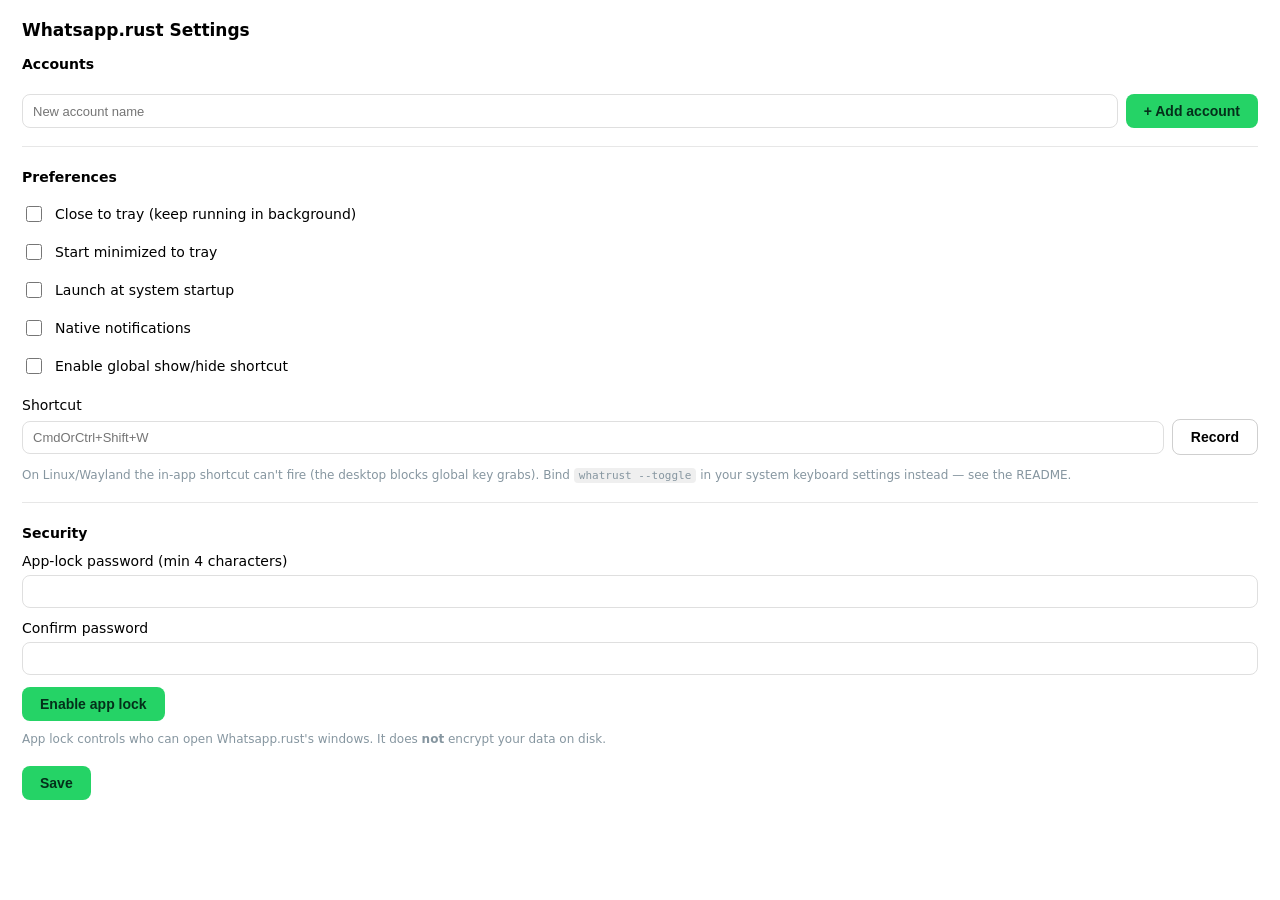
<file: settings-ui/index.html>
<!doctype html>
<html lang="en">
  <head>
    <meta charset="utf-8" />
    <meta name="viewport" content="width=device-width, initial-scale=1" />
    <title>Whatsapp.rust — Settings</title>
    <link rel="stylesheet" href="style.css" />
  </head>
  <body>
    <h1>Whatsapp.rust Settings</h1>

    <h2>Accounts</h2>
    <div id="accounts-list"></div>
    <div class="add-row">
      <input type="text" id="new_account_name" placeholder="New account name" />
      <button id="add_account">+ Add account</button>
    </div>
    <p id="macos-note" class="macos-note" hidden>Multiple accounts require macOS 14 or newer.</p>

    <hr class="divider" />

    <h2 class="section-title">Preferences</h2>

    <label class="row"><input type="checkbox" id="close_to_tray" /> <span>Close to tray (keep running in background)</span></label>
    <label class="row"><input type="checkbox" id="start_minimized" /> <span>Start minimized to tray</span></label>
    <label class="row"><input type="checkbox" id="autostart" /> <span>Launch at system startup</span></label>
    <label class="row"><input type="checkbox" id="notifications" /> <span>Native notifications</span></label>
    <label class="row"><input type="checkbox" id="hotkey_enabled" /> <span>Enable global show/hide shortcut</span></label>

    <label class="field">
      <span>Shortcut</span>
      <div class="hotkey-row">
        <input type="text" id="hotkey" placeholder="CmdOrCtrl+Shift+W" />
        <button type="button" id="record_hotkey" class="secondary">Record</button>
      </div>
    </label>
    <p id="hotkey_hint" class="hotkey-hint" hidden></p>
    <p class="field-note">On Linux/Wayland the in-app shortcut can't fire (the desktop blocks global key grabs). Bind <code>whatrust --toggle</code> in your system keyboard settings instead — see the README.</p>

    <hr class="divider" />
    <h2 class="section-title">Security</h2>

    <div id="lock-disabled">
      <label class="field"><span>App-lock password (min 4 characters)</span>
        <input type="password" id="lock_pw1" autocomplete="new-password" /></label>
      <label class="field"><span>Confirm password</span>
        <input type="password" id="lock_pw2" autocomplete="new-password" /></label>
      <button id="enable_lock">Enable app lock</button>
    </div>

    <div id="lock-enabled" hidden>
      <label class="row" id="biometric_row" hidden>
        <input type="checkbox" id="biometric_enabled" /> <span id="biometric_label">Use biometric</span>
      </label>
      <label class="row"><input type="checkbox" id="lock_on_launch" /> <span>Lock on launch</span></label>
      <label class="row"><input type="checkbox" id="lock_on_hide" /> <span>Lock when hidden to tray</span></label>
      <label class="field"><span>Auto-lock when idle (minutes, 0 = off)</span>
        <input type="number" id="idle_min" min="0" step="1" value="0" /></label>
      <div class="actions">
        <button id="lock_now">Lock now</button>
        <button id="change_pw" class="secondary">Change password…</button>
        <button id="disable_lock" class="secondary">Disable…</button>
      </div>
    </div>

    <p class="lock-note">App lock controls who can open Whatsapp.rust's windows. It does
      <strong>not</strong> encrypt your data on disk.</p>

    <div class="actions">
      <button id="save">Save</button>
      <span id="note" class="note"></span>
    </div>

    <script src="hotkey.js"></script>
    <script src="main.js"></script>
  </body>
</html>
</file>
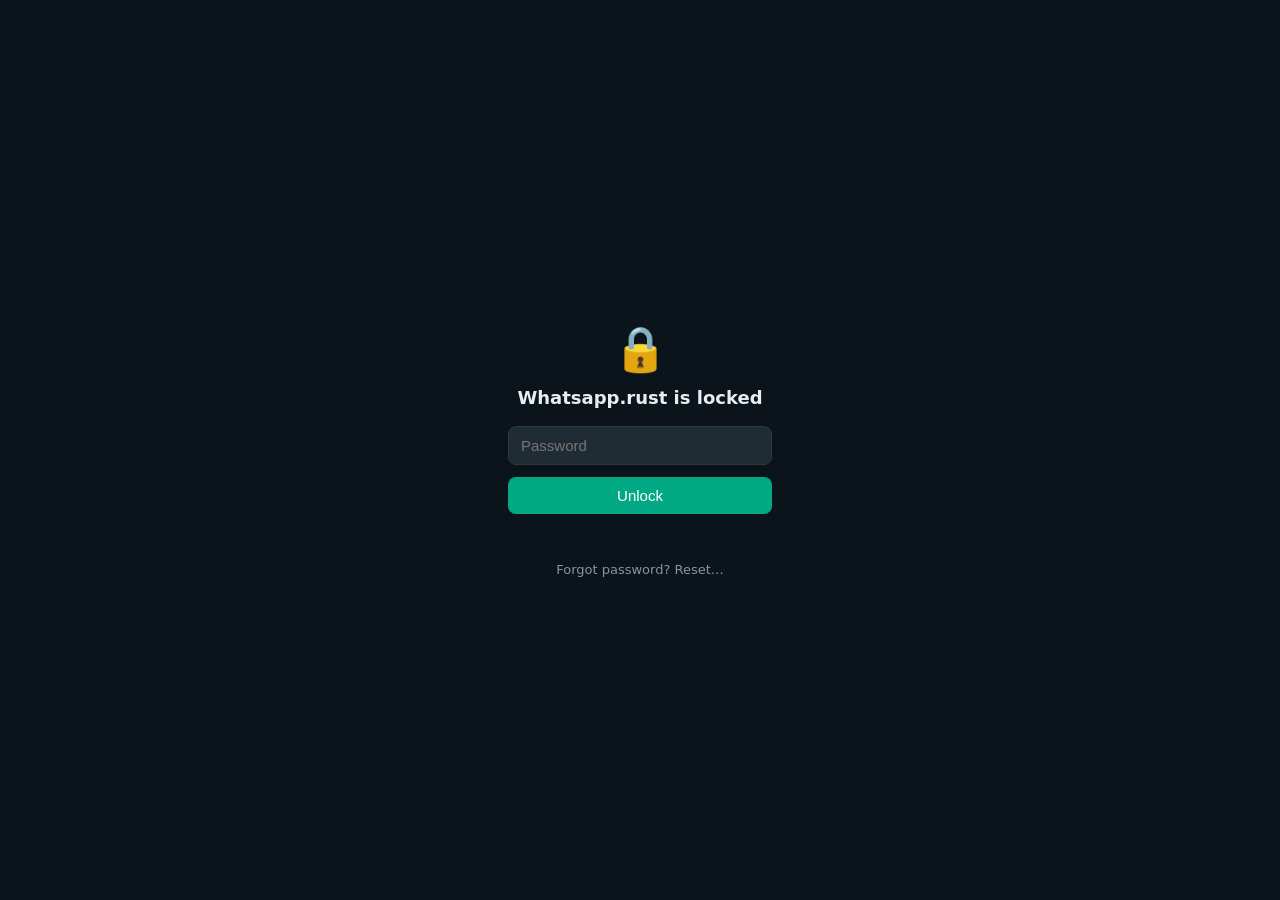
<file: settings-ui/lock.html>
<!doctype html>
<html lang="en">
  <head>
    <meta charset="utf-8" />
    <meta name="viewport" content="width=device-width, initial-scale=1" />
    <title>Whatsapp.rust — Locked</title>
    <link rel="stylesheet" href="lock.css" />
  </head>
  <body>
    <div class="lock-card">
      <div class="lock-glyph" aria-hidden="true">🔒</div>
      <h1>Whatsapp.rust is locked</h1>
      <input type="password" id="password" placeholder="Password" autocomplete="current-password" aria-label="Password" />
      <button id="unlock">Unlock</button>
      <button id="biometric" class="secondary" hidden>Use biometric</button>
      <p id="error" class="error" role="alert"></p>
      <a id="reset" href="#" class="reset">Forgot password? Reset…</a>
    </div>
    <script src="lock.js"></script>
  </body>
</html>
</file>
<file: settings-ui/style.css>
:root {
  color-scheme: light dark;
  --green: #25d366;
}
* { box-sizing: border-box; }
body {
  font-family: system-ui, -apple-system, "Segoe UI", Roboto, sans-serif;
  margin: 0;
  padding: 20px 22px;
  font-size: 14px;
}
h1 { font-size: 17px; margin: 0 0 16px; }
.row { display: flex; align-items: center; gap: 10px; padding: 8px 0; cursor: pointer; }
.row input { width: 16px; height: 16px; accent-color: var(--green); }
.field { display: flex; flex-direction: column; gap: 6px; margin: 12px 0; }
.field input {
  padding: 8px 10px; border: 1px solid #8884; border-radius: 8px;
  background: transparent; color: inherit; font-size: 13px;
}
.actions { display: flex; align-items: center; gap: 12px; margin-top: 18px; }
button {
  background: var(--green); color: #042f1a; border: 0; border-radius: 8px;
  padding: 9px 18px; font-weight: 600; font-size: 14px; cursor: pointer;
}
button:hover { filter: brightness(1.05); }
button.secondary { background: transparent; color: inherit; border: 1px solid #8886; }
button.secondary:hover { filter: none; background: #8881; }
.note { color: var(--green); font-weight: 600; }

/* --- Accounts manager --- */
h2 { font-size: 14px; margin: 0 0 10px; font-weight: 600; }
.section-title { margin-top: 22px; }
.divider { border: 0; border-top: 1px solid #8883; margin: 18px 0; }
#accounts-list { display: flex; flex-direction: column; gap: 6px; margin-bottom: 12px; }
.account-row {
  display: flex; align-items: center; gap: 8px;
  padding: 8px 10px; border: 1px solid #8884; border-radius: 8px;
}
.account-row .acct-name { flex: 1 1 auto; font-size: 13px; }
.account-row .acct-unread {
  min-width: 20px; height: 20px; padding: 0 6px; border-radius: 10px;
  background: var(--green); color: #042f1a; font-size: 11px; font-weight: 700;
  display: inline-flex; align-items: center; justify-content: center;
}
.account-row button {
  padding: 5px 10px; font-size: 12px; font-weight: 600;
}
.account-row button.secondary {
  background: transparent; color: inherit; border: 1px solid #8886;
}
.account-row button.secondary:hover { filter: none; background: #8881; }
.account-row button:disabled { opacity: 0.4; cursor: not-allowed; }
.add-row { display: flex; gap: 8px; }
.add-row input {
  flex: 1 1 auto; padding: 8px 10px; border: 1px solid #8884; border-radius: 8px;
  background: transparent; color: inherit; font-size: 13px;
}
.add-row button:disabled { opacity: 0.4; cursor: not-allowed; }
.macos-note { color: #c0392b; font-size: 12px; margin: 8px 0 0; }
.macos-note[hidden] { display: none; }
.lock-note { font-size: 12px; color: #8696a0; margin-top: 10px; line-height: 1.4; }
#lock-enabled .field input[type="number"] { width: 80px; }

.hotkey-row { display: flex; gap: 8px; align-items: center; }
.hotkey-row #hotkey { flex: 1; min-width: 0; }
#record_hotkey.recording { background: #f0a500; color: #1a1a1a; }
.hotkey-hint { font-size: 12px; color: #f0a500; margin: 4px 0 0; }

.field-note { font-size: 12px; color: #8696a0; margin: 4px 0 0; line-height: 1.4; }
.field-note code { background: #8882; padding: 1px 5px; border-radius: 4px; font-size: 11px; }
</file>
<file: settings-ui/lock.css>
:root { color-scheme: light dark; }
* { box-sizing: border-box; }
body {
  margin: 0;
  height: 100vh;
  display: grid;
  place-items: center;
  font-family: system-ui, -apple-system, "Segoe UI", Roboto, sans-serif;
  background: #0b141a;
  color: #e9edef;
}
.lock-card {
  width: 320px;
  display: flex;
  flex-direction: column;
  gap: 12px;
  padding: 28px;
  text-align: center;
}
.lock-glyph { font-size: 44px; }
h1 { font-size: 18px; font-weight: 600; margin: 0 0 6px; }
input[type="password"] {
  padding: 10px 12px;
  border-radius: 8px;
  border: 1px solid #2a3942;
  background: #202c33;
  color: #e9edef;
  font-size: 15px;
}
button {
  padding: 10px 12px;
  border: none;
  border-radius: 8px;
  background: #00a884;
  color: #fff;
  font-size: 15px;
  cursor: pointer;
}
button.secondary { background: #2a3942; }
.error { color: #f15c6d; min-height: 1.2em; margin: 0; font-size: 13px; }
.reset { color: #8696a0; font-size: 13px; text-decoration: none; margin-top: 8px; }
.reset:hover { text-decoration: underline; }
</file>
